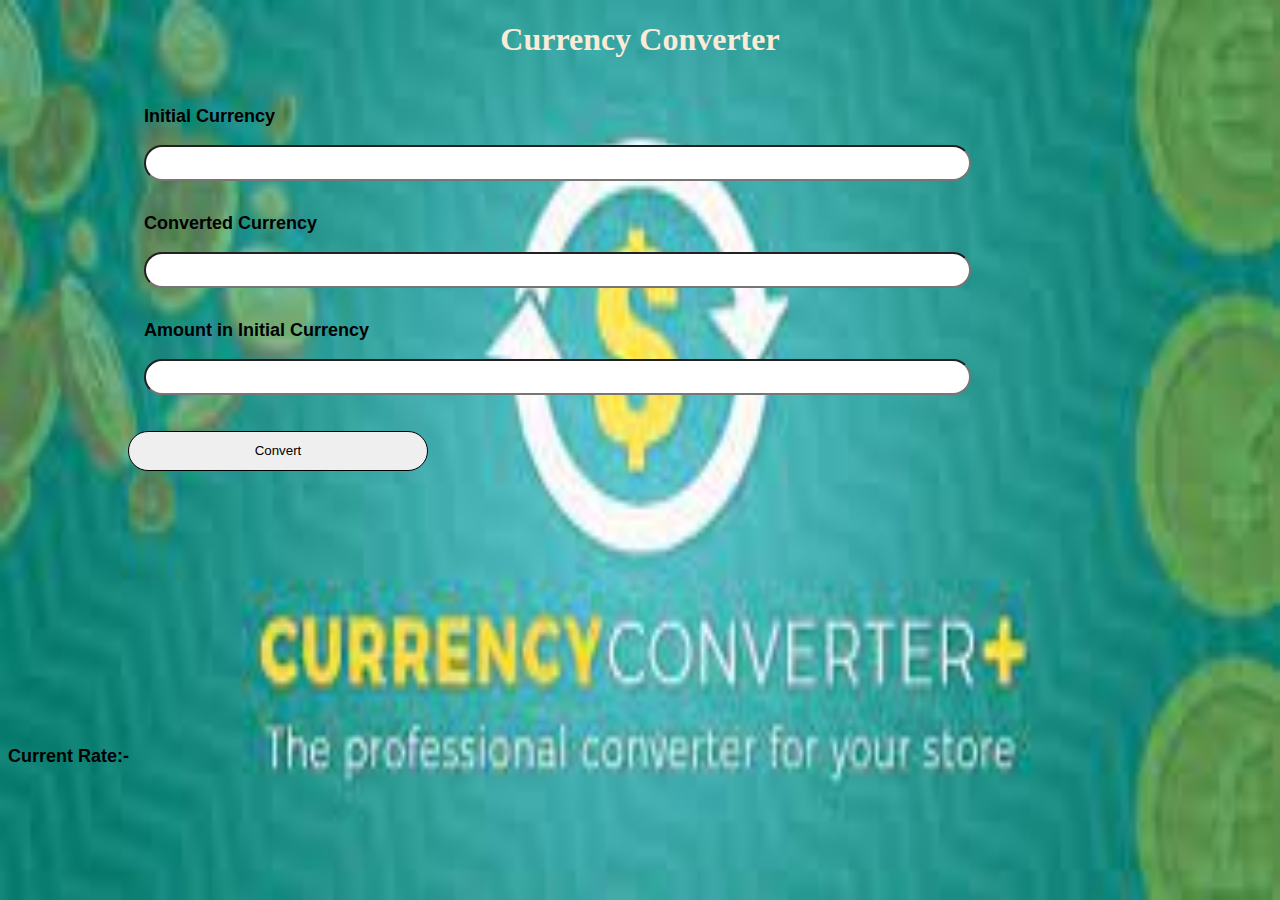
<file: index.html>
<!DOCTYPE html>
<html lang="en">
<head>
    <meta charset="UTF-8">
    <meta http-equiv="X-UA-Compatible" content="IE=edge">
    <meta name="viewport" content="width=device-width, initial-scale=1.0">
    <link rel="stylesheet" href="style.css"/>
    <title>Currency_Converter</title>
    <style>
        
    </style>
    <script src="next.js"></script>
    
</head>
<body>
    <h1>Currency Converter</h1>
    <div id="form">
        <form id="currency-converter">
            
            <div class="input">
                <label for="from">Initial Currency</label><br><br>
                <input type="text" name="from" id="from"/>
            </div>

            <div class="input">
                <label for="to">Converted Currency</label><br><br>
                <input type="text" name="to" id="to"/><br>

            </div>

            <div class="input">
                <label for="amount">Amount in Initial Currency</label><br><br>
                <input type="number" name="amount" id="amount"/>

            </div>
            <div id="button">
                <button type="submit">Convert</button>
            </div>
            
            
        </form>

    </div>

    <div id="result">
        <p class="result"></p>
        <label>Current Rate:-<span></span></label>
    </div>

    
</body>
</html>
</file>
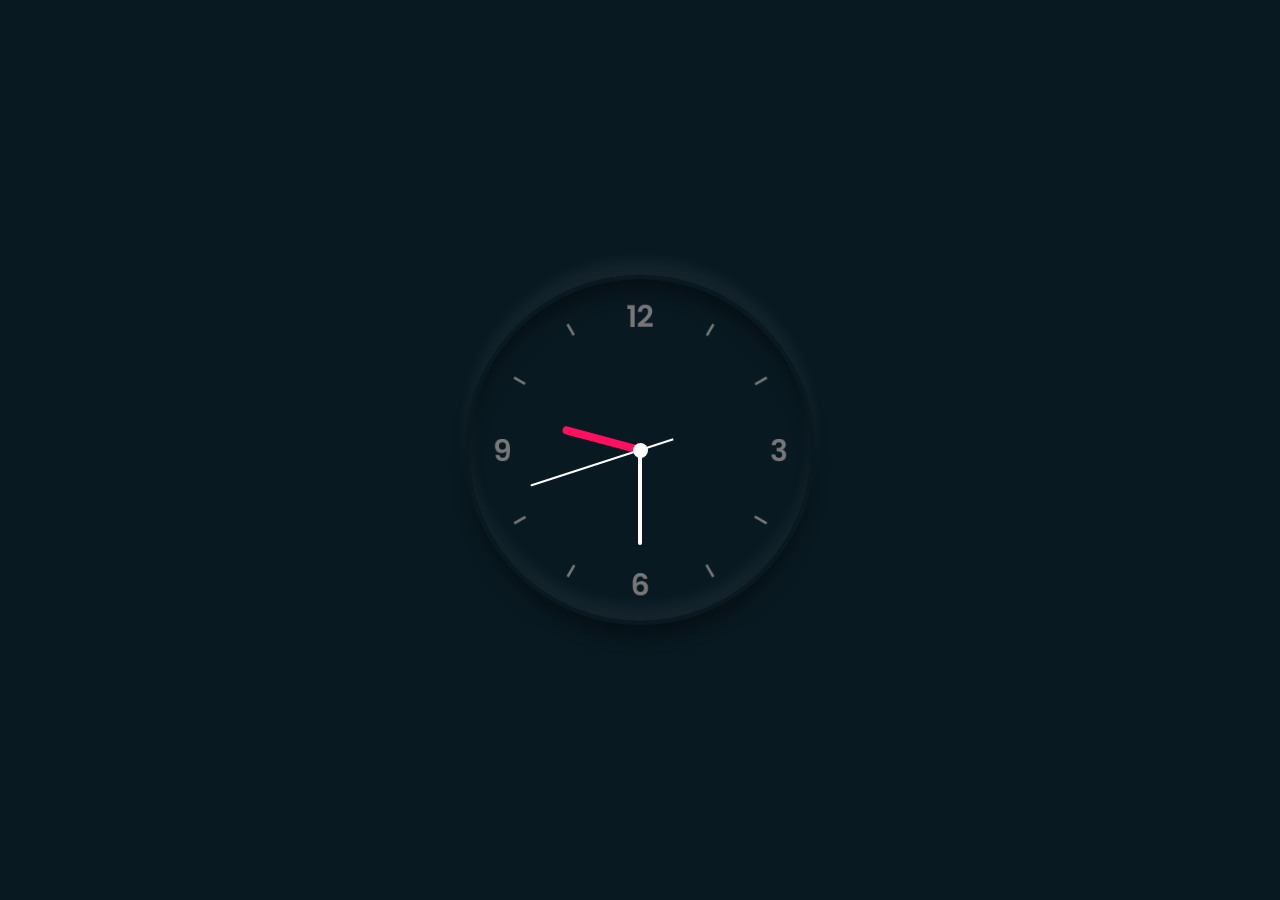
<file: Analog_Clock/index.html>
<!DOCTYPE html>
<html lang="en">
<head>
    <meta charset="UTF-8">
    <meta http-equiv="X-UA-Compatible" content="IE=edge">
    <meta name="viewport" content="width=device-width, initial-scale=1.0">
    <title>Analog_clock</title>
    <link rel="stylesheet" href="style.css">
</head>
<body>
    <div class="clock">
        <div class="hour">
            <div class="hr" id="hr">

            </div>
        </div>
        <div class="min">
            <div class="mn" id="mn">

            </div>
        </div>
        <div class="sec">
            <div class="sc" id="sc">

            </div>
        </div>
    </div>
    <script src="index.js"></script>
</body>
</html>
</file>
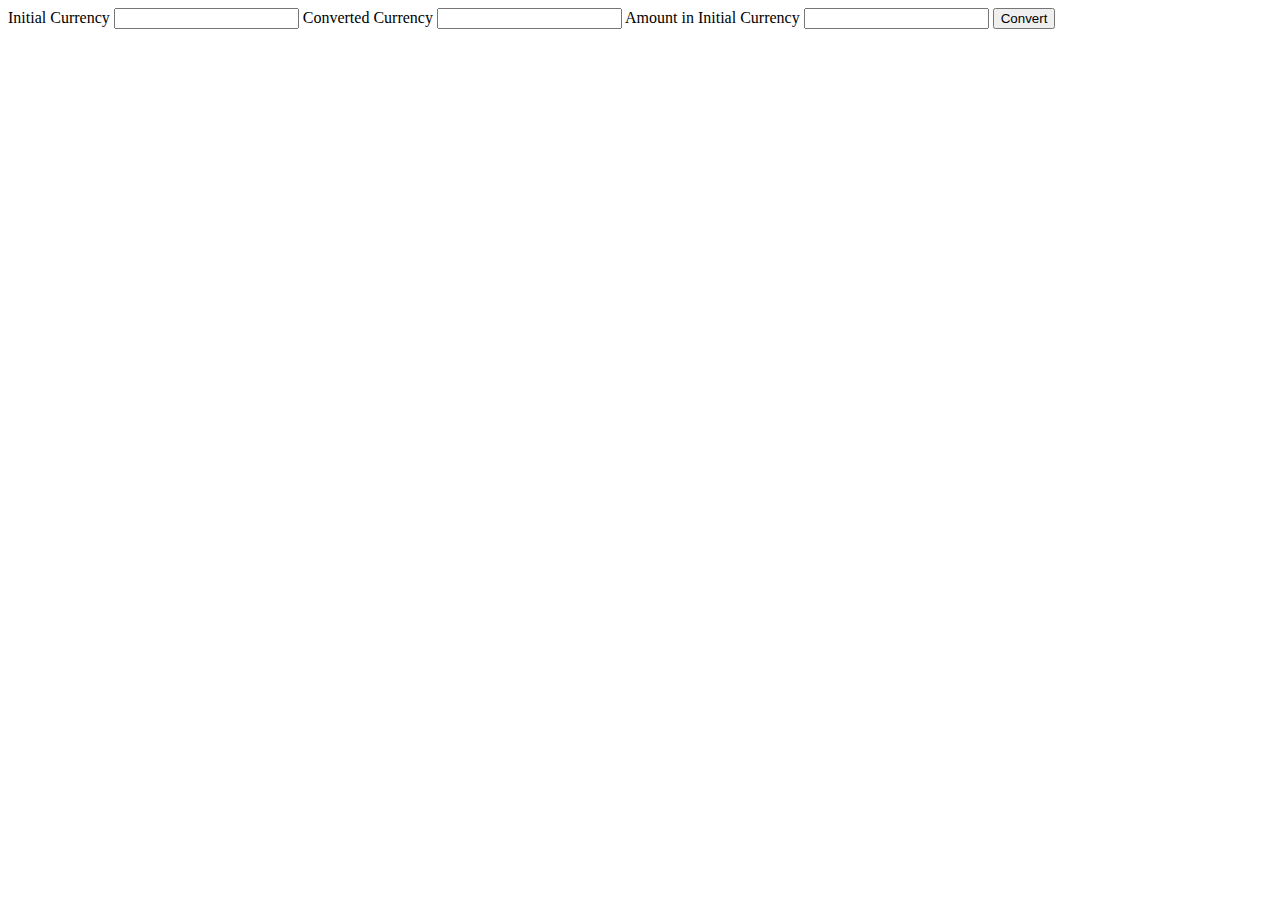
<file: currency converter/index.html>
<!DOCTYPE html>
<html lang="en">
<head>
    <meta charset="UTF-8">
    <meta http-equiv="X-UA-Compatible" content="IE=edge">
    <meta name="viewport" content="width=device-width, initial-scale=1.0">
    <title>Currency_Converter</title>
    <script src="next.js"></script>
    
</head>
<body>
    <form id="currency-converter">
        <label for="from">Initial Currency</label>
        <input type="text" name="from" id="from"/>
        
        <label for="to">Converted Currency</label>
        <input type="text" name="to" id="to"/>
        
        <label for="amount">Amount in Initial Currency</label>
        <input type="number" name="amount" id="amount"/>
        <button type="submit">Convert</button>
    </form>

    <p class="result"></p>
</body>
</html>
</file>
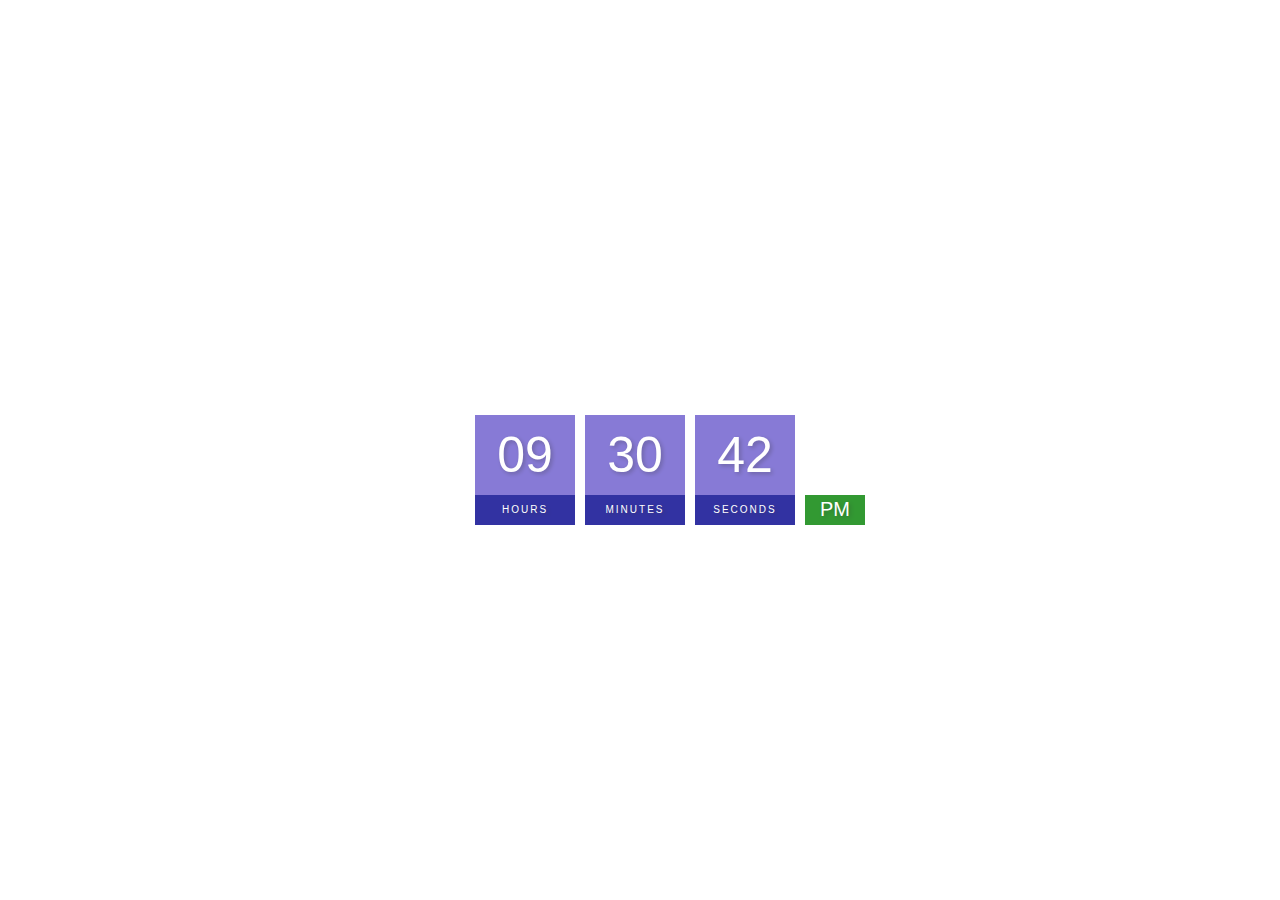
<file: Digital_Clock/index.html>
<!DOCTYPE html>
<html lang="en">
<head>
    <meta charset="UTF-8">
    <meta http-equiv="X-UA-Compatible" content="IE=edge">
    <meta name="viewport" content="width=device-width, initial-scale=1.0">
    <title>Digital Clock</title>
    <link rel="stylesheet" href="style.css">
</head>
<body>
    <h2>Digital Clock</h2>
    <div class="clock">
        <div>
            <span id="hour">00</span>
            <span class="text">Hours</span>
        </div>
        <div>
            <span id="minutes">00</span>
            <span class="text">Minutes</span>
        </div>
        <div>
            <span id="seconds">00</span>
            <span class="text">Seconds</span>
        </div>
        <div>
            <span id="ampm">AM</span>
        </div>
    </div>
    <script  src="index.js"></script>
</body>
</html>
</file>
<file: style.css>
body{
    background-image: url(Asset/background.jpg);
    background-repeat: no-repeat;
    background-size: 100vw 100vh;
}
h1{
    text-align: center;
    font-size: xx-large;
    font-weight: bolder;
    color: antiquewhite;
}

#form{
    /*background-image:url(Asset/Currency.png);
    background-repeat: no-repeat;
    background-color: transparent;
    background-position: center;*/
    width: 80vw;
    height: 70vh;
    /*border: 1px solid black;*/
    margin-top: auto;
    margin-bottom: auto;
    margin-left: auto;
    margin-right: auto;
    padding: 10px 2rem  ;
}
input{
    width: 100%;
    width:80%;
    height:30px;
    border-radius: 25px;

}
label{
    font-size: large;
    font-weight: bold;
    font-family: Arial, Helvetica, sans-serif;
    width: 100%;
    
}

.input{
    
    width:100%;
    height:25pxpx;
    padding: 16px;
}
#button{
    margin-top: 20px;
    margin-left: auto;
    margin-right: auto;
    padding-left: auto;
    padding-right: auto;
}
button{
    padding-top: auto;
    padding-left: 30px;
    padding-right: 30px;
    border: 1px solid black;
    border-radius: 25px;
    width: 300px;
    height: 40px;

    
}
</file>
<file: Analog_Clock/style.css>
*{
    margin: 0;
    padding: 0;
    box-sizing: border-box;
}
body{
    display: flex;
    justify-content: center;
    align-items: center;
    min-height: 100vh;
    background: #091921;
}

.clock{
    width: 350px;
    height: 350px;
    display: flex;
    justify-content: center;
    align-items: center;
    background: url(Asset/Analog.png);
    background-size: cover;
    border: 4px solid #091921;
    border-radius: 50%;
    box-shadow: 0 -15px 15px rgba(255,255,255,0.05),
    inset 0 -15px 15px rgba(255,255,255,0.05),0 15px 15px rgba(0,0,0,0.3),
    inset 0 15px 15px rgba(0,0,0,0.3);
}

.clock::before{
    content: '';
    position: absolute;
    width: 15px;
    height: 15px;
    background: #fff;
    border-radius: 50%;
    z-index: 10000;
}
.clock .hour,.clock .min,.clock .sec{
    position: absolute;
}
.clock .hour, .hr{
    width: 160px;
    height: 160px;
}
.clock .min, .mn{
    width: 190px;
    height: 190px;
}
.clock .sec, .sc{
    width: 230px;
    height: 230px;
}
.hr, .mn, .sc{
    display: flex;
    justify-content: center;
    /* align-items: center; */
    position: absolute;
    border-radius: 50%;
}
.hr:before{
    content: '';
    position: absolute;
    width: 8px;
    height: 80px;
    background: #ff105e;
    z-index: 10;
    border-radius: 6px 6px 0 0;
}
.mn:before{
    content: '';
    position: absolute;
    width: 4px;
    height: 90px;
    background: #fff;
    z-index: 11;
    border-radius: 6px 6px 0 0;
}
.sc:before{
    content: '';
    position: absolute;
    width: 2px;
    height: 150px;
    background: #fff;
    z-index: 12;
    border-radius: 6px 6px 0 0;
}
</file>
<file: Digital_Clock/style.css>
body{
    margin: 0;
    font-family: sans-serif;
    display: flex;
    flex-direction: column;
    align-items: center;
    height: 100vh;
    justify-content: center;
    background: url("https://images.unsplash.com/photo-1552083375-1447ce886485?ixlib=rb-1.2.1&ixid=MnwxMjA3fDB8MHxwaG90by1wYWdlfHx8fGVufDB8fHx8&auto=format&fit=crop&w=870&q=80");
    background-repeat: no-repeat;
    background-size: cover;
    overflow: hidden;
}

h2{
    text-transform: uppercase;
    letter-spacing: 4px;
    font-size: 14px;
    text-align: center;
    color: white;
}

.clock{
    display: flex;
}

.clock div{
    margin: 5px;
    position: relative;
}

.clock span{
    width: 100px;
    height: 80px;
    background: slateblue;
    opacity: .8;
    color: white;
    display: flex;
    justify-content: center;
    align-items: center;
    font-size: 50px;
    text-shadow: 2px 2px 4px rgba(0,0,0,0.3);
}

.clock .text{
    height: 30px;
    font-size: 10px;
    text-transform: uppercase;
    letter-spacing: 2px;
    background: darkblue;
    opacity: 0.8;
}

.clock #ampm{
    bottom: 0;
    position: absolute;
    width: 60px;
    height: 30px;
    font-size: 20px;
    background:green;
}

@media screen and (max-width: 500px){
    body{
        background: url("https://images.unsplash.com/photo-1445262102387-5fbb30a5e59d?ixlib=rb-1.2.1&ixid=MnwxMjA3fDB8MHxzZWFyY2h8MjN8fG5hdHVyZXxlbnwwfDF8MHx8&auto=format&fit=crop&w=500&q=60");
    }  
}
</file>
